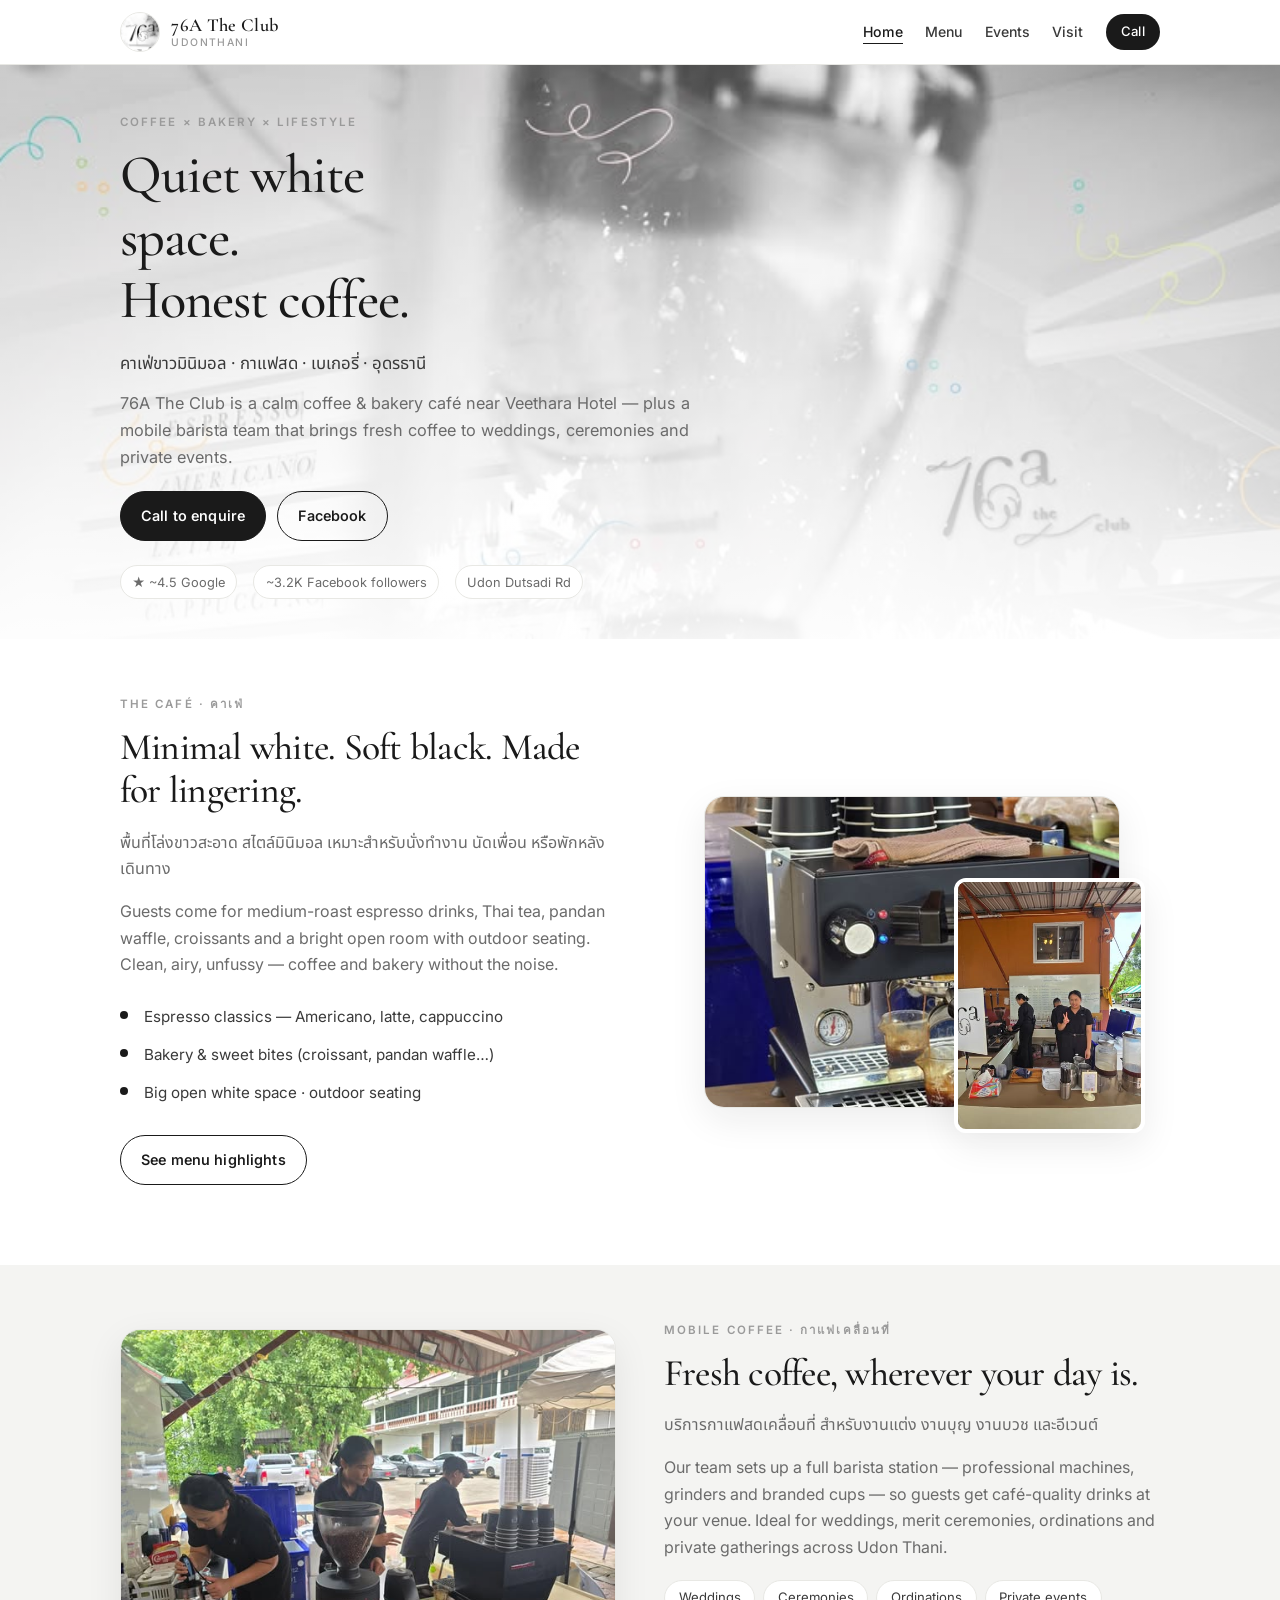
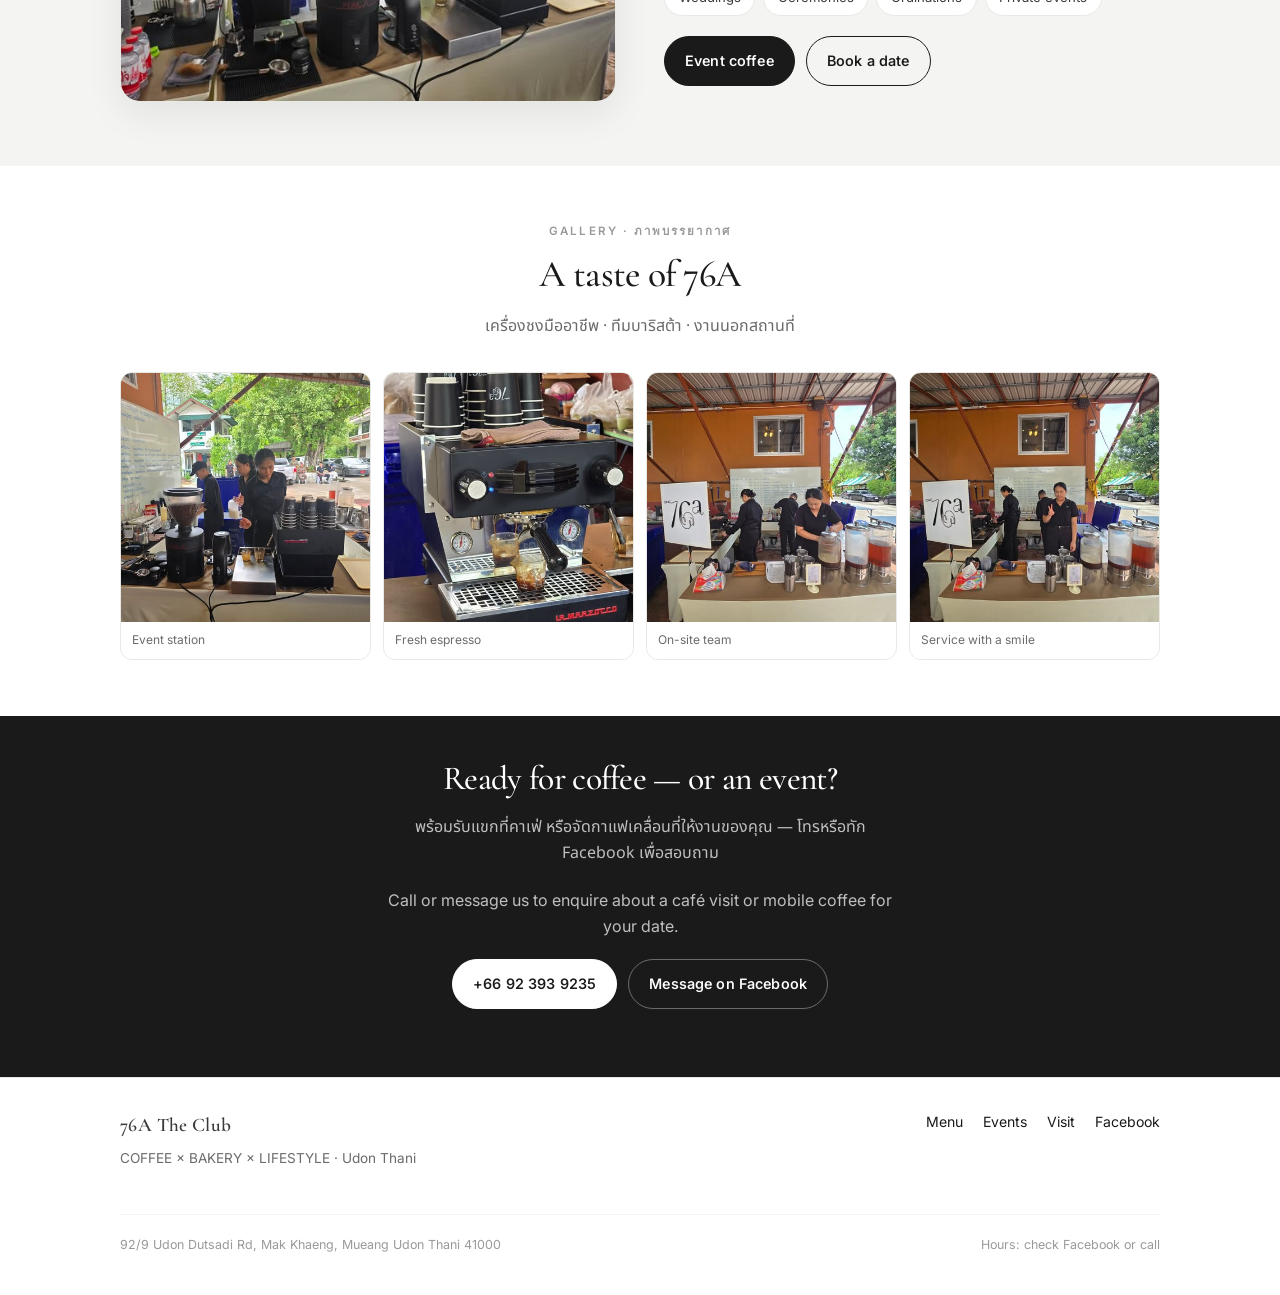
<file: index.html>
<!DOCTYPE html>
<html lang="en">
<head>
  <meta charset="utf-8" />
  <meta name="viewport" content="width=device-width, initial-scale=1" />
  <title>76A The Club Udonthani — Coffee × Bakery × Lifestyle</title>
  <meta name="description" content="76A The Club — a minimal white coffee & bakery café in Udon Thani, plus mobile fresh-coffee for weddings and ceremonies. Near Veethara Hotel." />
  <meta property="og:title" content="76A The Club Udonthani" />
  <meta property="og:description" content="COFFEE × BAKERY × LIFESTYLE — café & mobile event coffee in Udon Thani." />
  <meta property="og:type" content="website" />
  <meta property="og:image" content="assets/images/cover.jpg" />
  <link rel="icon" href="assets/images/profile.jpg" type="image/jpeg" />
  <link rel="preconnect" href="https://fonts.googleapis.com" />
  <link rel="preconnect" href="https://fonts.gstatic.com" crossorigin />
  <link href="https://fonts.googleapis.com/css2?family=Cormorant+Garamond:wght@500;600;700&family=Inter:wght@400;500;600&family=Noto+Sans+Thai:wght@400;500;600&display=swap" rel="stylesheet" />
  <link rel="stylesheet" href="css/styles.css" />
  <script type="application/ld+json">
  {"@context":"https://schema.org","@type":"CafeOrCoffeeShop","name":"76A The Club Udonthani",
  "image":"assets/images/cover.jpg","telephone":"+66923939235",
  "address":{"@type":"PostalAddress","streetAddress":"92/9 Udon Dutsadi Road, Mak Khaeng","addressLocality":"Mueang Udon Thani","addressRegion":"Udon Thani","postalCode":"41000","addressCountry":"TH"},
  "aggregateRating":{"@type":"AggregateRating","ratingValue":"4.5","bestRating":"5"},
  "priceRange":"$","sameAs":["https://www.facebook.com/76ATheClubUdon"]}
  </script>
</head>
<body>
  <header class="site-header">
    <div class="wrap header-inner">
      <a class="logo" href="index.html" aria-label="76A The Club home">
        <img class="logo-img" src="assets/images/profile.jpg" alt="76A logo" width="40" height="40" />
        <span class="logo-text">
          <span class="logo-name">76A The Club</span>
          <span class="logo-tag">Udonthani</span>
        </span>
      </a>
      <nav class="nav" aria-label="Primary">
        <a href="index.html" aria-current="page">Home</a>
        <a href="menu.html">Menu</a>
        <a href="events.html">Events</a>
        <a href="visit.html">Visit</a>
        <a class="nav-cta" href="tel:+66923939235">Call</a>
      </nav>
      <button class="menu-btn" type="button" data-menu-toggle aria-expanded="false" aria-controls="mobile-nav" aria-label="Open menu">
        <span></span><span></span><span></span>
      </button>
    </div>
    <div class="wrap">
      <nav id="mobile-nav" class="mobile-nav" data-mobile-nav aria-label="Mobile">
        <a href="index.html" aria-current="page">Home</a>
        <a href="menu.html">Menu / Coffee</a>
        <a href="events.html">Events</a>
        <a href="visit.html">Visit / Contact</a>
        <a class="nav-cta" href="tel:+66923939235">Call +66 92 393 9235</a>
      </nav>
    </div>
  </header>

  <main>
    <section class="hero">
      <img class="hero-bg" src="assets/images/cover.jpg" alt="76A The Club café — coffee board and brand mark" />
      <div class="hero-shade"></div>
      <div class="wrap hero-in">
        <p class="eyebrow">COFFEE × BAKERY × LIFESTYLE</p>
        <h1>Quiet white space.<br>Honest coffee.</h1>
        <p class="th-lead">คาเฟ่ขาวมินิมอล · กาแฟสด · เบเกอรี่ · อุดรธานี</p>
        <p class="lead">76A The Club is a calm coffee &amp; bakery café near Veethara Hotel — plus a mobile barista team that brings fresh coffee to weddings, ceremonies and private events.</p>
        <div class="cta">
          <a class="btn" href="tel:+66923939235">Call to enquire</a>
          <a class="btn btn-ghost" href="https://www.facebook.com/76ATheClubUdon" target="_blank" rel="noopener">Facebook</a>
        </div>
        <div class="badges">
          <span>★ ~4.5 Google</span>
          <span>~3.2K Facebook followers</span>
          <span>Udon Dutsadi Rd</span>
        </div>
      </div>
    </section>

    <section class="section">
      <div class="wrap two">
        <div>
          <p class="eyebrow">The café · คาเฟ่</p>
          <h2>Minimal white. Soft black. Made for lingering.</h2>
          <p class="th">พื้นที่โล่งขาวสะอาด สไตล์มินิมอล เหมาะสำหรับนั่งทำงาน นัดเพื่อน หรือพักหลังเดินทาง</p>
          <p>Guests come for medium-roast espresso drinks, Thai tea, pandan waffle, croissants and a bright open room with outdoor seating. Clean, airy, unfussy — coffee and bakery without the noise.</p>
          <ul class="ticks">
            <li>Espresso classics — Americano, latte, cappuccino</li>
            <li>Bakery &amp; sweet bites (croissant, pandan waffle…)</li>
            <li>Big open white space · outdoor seating</li>
          </ul>
          <div class="cta" style="margin-top:1.5rem">
            <a class="btn btn-ghost" href="menu.html">See menu highlights</a>
          </div>
        </div>
        <figure class="stack">
          <div class="frame">
            <img src="assets/images/espresso.jpg" alt="La Marzocco espresso pull with 76A cups" loading="lazy" />
          </div>
          <img class="over" src="assets/images/events-barista.jpg" alt="76A barista at a mobile coffee station" loading="lazy" />
        </figure>
      </div>
    </section>

    <section class="section section-mist">
      <div class="wrap two rev">
        <div>
          <p class="eyebrow">Mobile coffee · กาแฟเคลื่อนที่</p>
          <h2>Fresh coffee, wherever your day is.</h2>
          <p class="th">บริการกาแฟสดเคลื่อนที่ สำหรับงานแต่ง งานบุญ งานบวช และอีเวนต์</p>
          <p>Our team sets up a full barista station — professional machines, grinders and branded cups — so guests get café-quality drinks at your venue. Ideal for weddings, merit ceremonies, ordinations and private gatherings across Udon Thani.</p>
          <div class="pill-row">
            <span class="pill">Weddings</span>
            <span class="pill">Ceremonies</span>
            <span class="pill">Ordinations</span>
            <span class="pill">Private events</span>
          </div>
          <div class="cta">
            <a class="btn" href="events.html">Event coffee</a>
            <a class="btn btn-ghost" href="tel:+66923939235">Book a date</a>
          </div>
        </div>
        <div class="frame">
          <img src="assets/images/events-station.jpg" alt="76A mobile coffee bar with baristas" loading="lazy" />
        </div>
      </div>
    </section>

    <section class="section">
      <div class="wrap">
        <p class="eyebrow center">Gallery · ภาพบรรยากาศ</p>
        <h2 class="center">A taste of 76A</h2>
        <p class="sub center th">เครื่องชงมืออาชีพ · ทีมบาริสต้า · งานนอกสถานที่</p>
        <div class="gallery">
          <figure>
            <img src="assets/images/events-setup.jpg" alt="Mobile coffee setup" loading="lazy" />
            <figcaption>Event station</figcaption>
          </figure>
          <figure>
            <img src="assets/images/espresso.jpg" alt="Espresso extraction" loading="lazy" />
            <figcaption>Fresh espresso</figcaption>
          </figure>
          <figure>
            <img src="assets/images/events-crew.jpg" alt="76A catering crew" loading="lazy" />
            <figcaption>On-site team</figcaption>
          </figure>
          <figure>
            <img src="assets/images/events-barista.jpg" alt="Barista at service" loading="lazy" />
            <figcaption>Service with a smile</figcaption>
          </figure>
        </div>
      </div>
    </section>

    <section class="enquire">
      <div class="wrap">
        <h2>Ready for coffee — or an event?</h2>
        <p class="th">พร้อมรับแขกที่คาเฟ่ หรือจัดกาแฟเคลื่อนที่ให้งานของคุณ — โทรหรือทัก Facebook เพื่อสอบถาม</p>
        <p>Call or message us to enquire about a café visit or mobile coffee for your date.</p>
        <div class="cta" style="justify-content:center">
          <a class="btn" href="tel:+66923939235">+66 92 393 9235</a>
          <a class="btn btn-ghost" href="https://www.facebook.com/76ATheClubUdon" target="_blank" rel="noopener">Message on Facebook</a>
        </div>
      </div>
    </section>
  </main>

  <footer class="site-footer">
    <div class="wrap footer-in">
      <div class="footer-brand">
        <div class="logo-name">76A The Club</div>
        <p>COFFEE × BAKERY × LIFESTYLE · Udon Thani</p>
      </div>
      <div class="footer-links">
        <a href="menu.html">Menu</a>
        <a href="events.html">Events</a>
        <a href="visit.html">Visit</a>
        <a href="https://www.facebook.com/76ATheClubUdon" target="_blank" rel="noopener">Facebook</a>
      </div>
      <div class="footer-meta">
        <span>92/9 Udon Dutsadi Rd, Mak Khaeng, Mueang Udon Thani 41000</span>
        <span>Hours: check Facebook or call</span>
      </div>
    </div>
  </footer>
  <script src="js/main.js"></script>
</body>
</html>
</file>
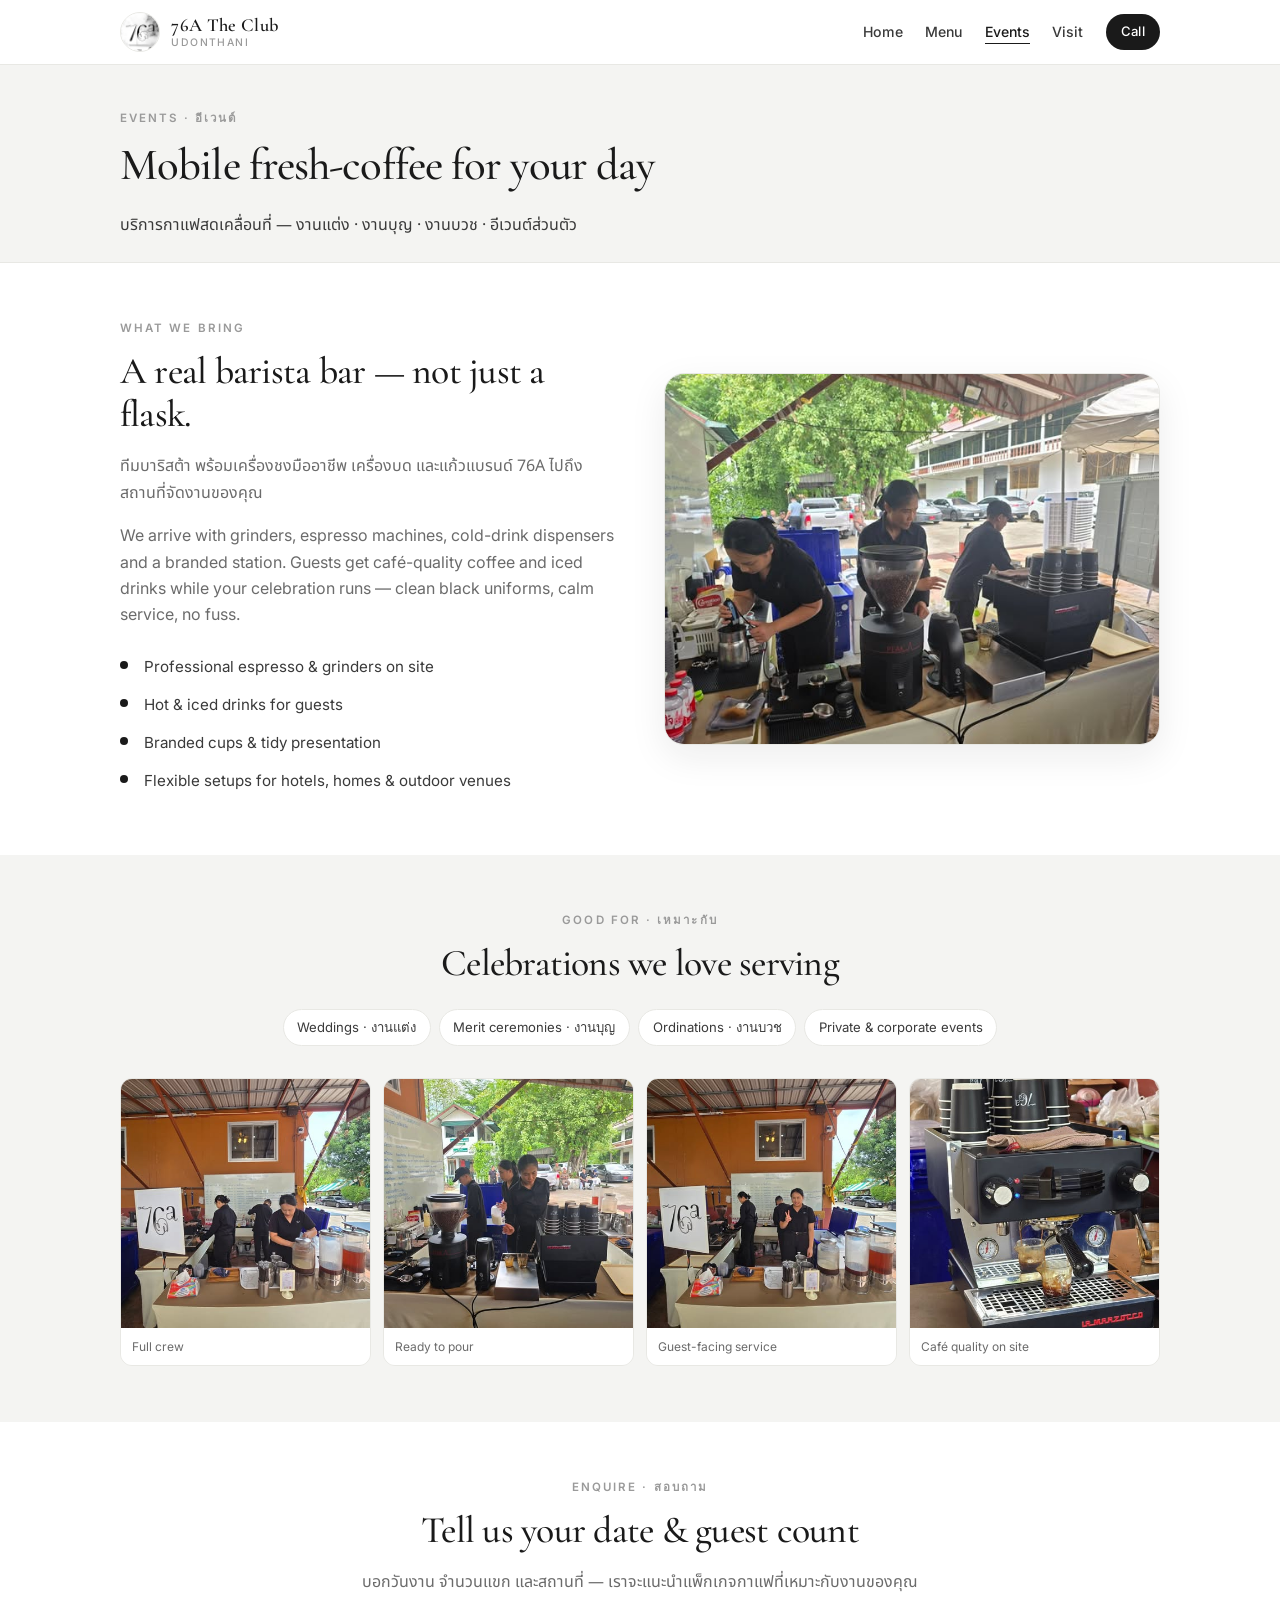
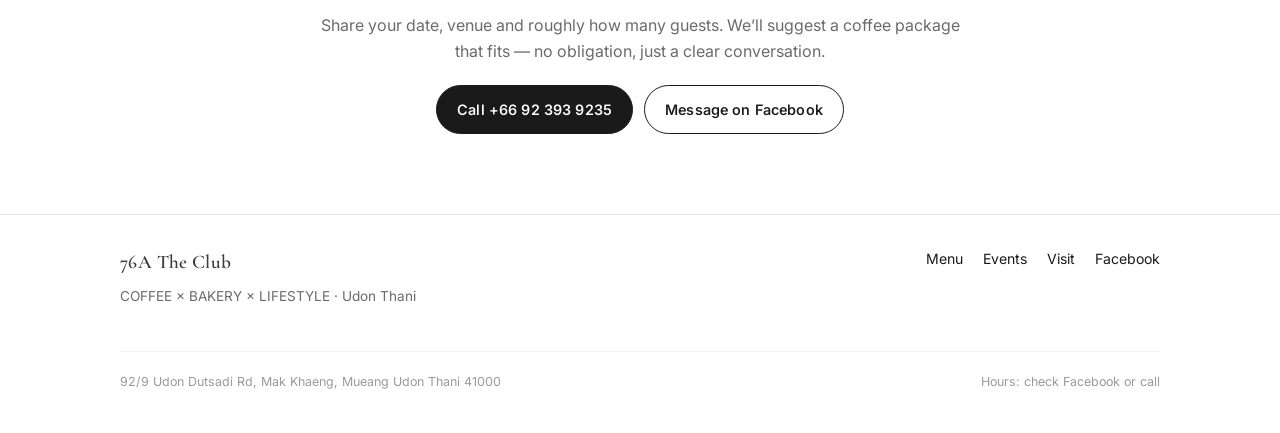
<file: events.html>
<!DOCTYPE html>
<html lang="en">
<head>
  <meta charset="utf-8" />
  <meta name="viewport" content="width=device-width, initial-scale=1" />
  <title>Event Coffee — 76A The Club Udonthani</title>
  <meta name="description" content="Mobile fresh-coffee catering from 76A The Club — weddings, merit ceremonies, ordinations and private events in Udon Thani." />
  <meta property="og:title" content="Event Coffee — 76A The Club" />
  <meta property="og:image" content="assets/images/events-station.jpg" />
  <link rel="icon" href="assets/images/profile.jpg" type="image/jpeg" />
  <link rel="preconnect" href="https://fonts.googleapis.com" />
  <link rel="preconnect" href="https://fonts.gstatic.com" crossorigin />
  <link href="https://fonts.googleapis.com/css2?family=Cormorant+Garamond:wght@500;600;700&family=Inter:wght@400;500;600&family=Noto+Sans+Thai:wght@400;500;600&display=swap" rel="stylesheet" />
  <link rel="stylesheet" href="css/styles.css" />
</head>
<body>
  <header class="site-header">
    <div class="wrap header-inner">
      <a class="logo" href="index.html" aria-label="76A The Club home">
        <img class="logo-img" src="assets/images/profile.jpg" alt="76A logo" width="40" height="40" />
        <span class="logo-text">
          <span class="logo-name">76A The Club</span>
          <span class="logo-tag">Udonthani</span>
        </span>
      </a>
      <nav class="nav" aria-label="Primary">
        <a href="index.html">Home</a>
        <a href="menu.html">Menu</a>
        <a href="events.html" aria-current="page">Events</a>
        <a href="visit.html">Visit</a>
        <a class="nav-cta" href="tel:+66923939235">Call</a>
      </nav>
      <button class="menu-btn" type="button" data-menu-toggle aria-expanded="false" aria-controls="mobile-nav" aria-label="Open menu">
        <span></span><span></span><span></span>
      </button>
    </div>
    <div class="wrap">
      <nav id="mobile-nav" class="mobile-nav" data-mobile-nav aria-label="Mobile">
        <a href="index.html">Home</a>
        <a href="menu.html">Menu / Coffee</a>
        <a href="events.html" aria-current="page">Events</a>
        <a href="visit.html">Visit / Contact</a>
        <a class="nav-cta" href="tel:+66923939235">Call +66 92 393 9235</a>
      </nav>
    </div>
  </header>

  <main>
    <section class="page-hero">
      <div class="wrap">
        <p class="eyebrow">Events · อีเวนต์</p>
        <h1>Mobile fresh-coffee for your day</h1>
        <p class="th-lead">บริการกาแฟสดเคลื่อนที่ — งานแต่ง · งานบุญ · งานบวช · อีเวนต์ส่วนตัว</p>
      </div>
    </section>

    <section class="section">
      <div class="wrap two">
        <div>
          <p class="eyebrow">What we bring</p>
          <h2>A real barista bar — not just a flask.</h2>
          <p class="th">ทีมบาริสต้า พร้อมเครื่องชงมืออาชีพ เครื่องบด และแก้วแบรนด์ 76A ไปถึงสถานที่จัดงานของคุณ</p>
          <p>We arrive with grinders, espresso machines, cold-drink dispensers and a branded station. Guests get café-quality coffee and iced drinks while your celebration runs — clean black uniforms, calm service, no fuss.</p>
          <ul class="ticks">
            <li>Professional espresso &amp; grinders on site</li>
            <li>Hot &amp; iced drinks for guests</li>
            <li>Branded cups &amp; tidy presentation</li>
            <li>Flexible setups for hotels, homes &amp; outdoor venues</li>
          </ul>
        </div>
        <div class="frame">
          <img src="assets/images/events-station.jpg" alt="76A mobile barista station at an event" />
        </div>
      </div>
    </section>

    <section class="section section-mist">
      <div class="wrap">
        <p class="eyebrow center">Good for · เหมาะกับ</p>
        <h2 class="center">Celebrations we love serving</h2>
        <div class="pill-row" style="justify-content:center;margin:1.5rem 0 2rem">
          <span class="pill">Weddings · งานแต่ง</span>
          <span class="pill">Merit ceremonies · งานบุญ</span>
          <span class="pill">Ordinations · งานบวช</span>
          <span class="pill">Private &amp; corporate events</span>
        </div>
        <div class="gallery">
          <figure>
            <img src="assets/images/events-crew.jpg" alt="Full catering crew behind the bar" loading="lazy" />
            <figcaption>Full crew</figcaption>
          </figure>
          <figure>
            <img src="assets/images/events-setup.jpg" alt="Coffee equipment laid out for service" loading="lazy" />
            <figcaption>Ready to pour</figcaption>
          </figure>
          <figure>
            <img src="assets/images/events-barista.jpg" alt="Barista greeting guests" loading="lazy" />
            <figcaption>Guest-facing service</figcaption>
          </figure>
          <figure>
            <img src="assets/images/espresso.jpg" alt="Espresso for event guests" loading="lazy" />
            <figcaption>Café quality on site</figcaption>
          </figure>
        </div>
      </div>
    </section>

    <section class="section">
      <div class="wrap" style="max-width:640px;text-align:center">
        <p class="eyebrow center">Enquire · สอบถาม</p>
        <h2>Tell us your date &amp; guest count</h2>
        <p class="th">บอกวันงาน จำนวนแขก และสถานที่ — เราจะแนะนำแพ็กเกจกาแฟที่เหมาะกับงานของคุณ</p>
        <p>Share your date, venue and roughly how many guests. We’ll suggest a coffee package that fits — no obligation, just a clear conversation.</p>
        <div class="cta" style="justify-content:center">
          <a class="btn" href="tel:+66923939235">Call +66 92 393 9235</a>
          <a class="btn btn-ghost" href="https://www.facebook.com/76ATheClubUdon" target="_blank" rel="noopener">Message on Facebook</a>
        </div>
      </div>
    </section>
  </main>

  <footer class="site-footer">
    <div class="wrap footer-in">
      <div class="footer-brand">
        <div class="logo-name">76A The Club</div>
        <p>COFFEE × BAKERY × LIFESTYLE · Udon Thani</p>
      </div>
      <div class="footer-links">
        <a href="menu.html">Menu</a>
        <a href="events.html">Events</a>
        <a href="visit.html">Visit</a>
        <a href="https://www.facebook.com/76ATheClubUdon" target="_blank" rel="noopener">Facebook</a>
      </div>
      <div class="footer-meta">
        <span>92/9 Udon Dutsadi Rd, Mak Khaeng, Mueang Udon Thani 41000</span>
        <span>Hours: check Facebook or call</span>
      </div>
    </div>
  </footer>
  <script src="js/main.js"></script>
</body>
</html>
</file>
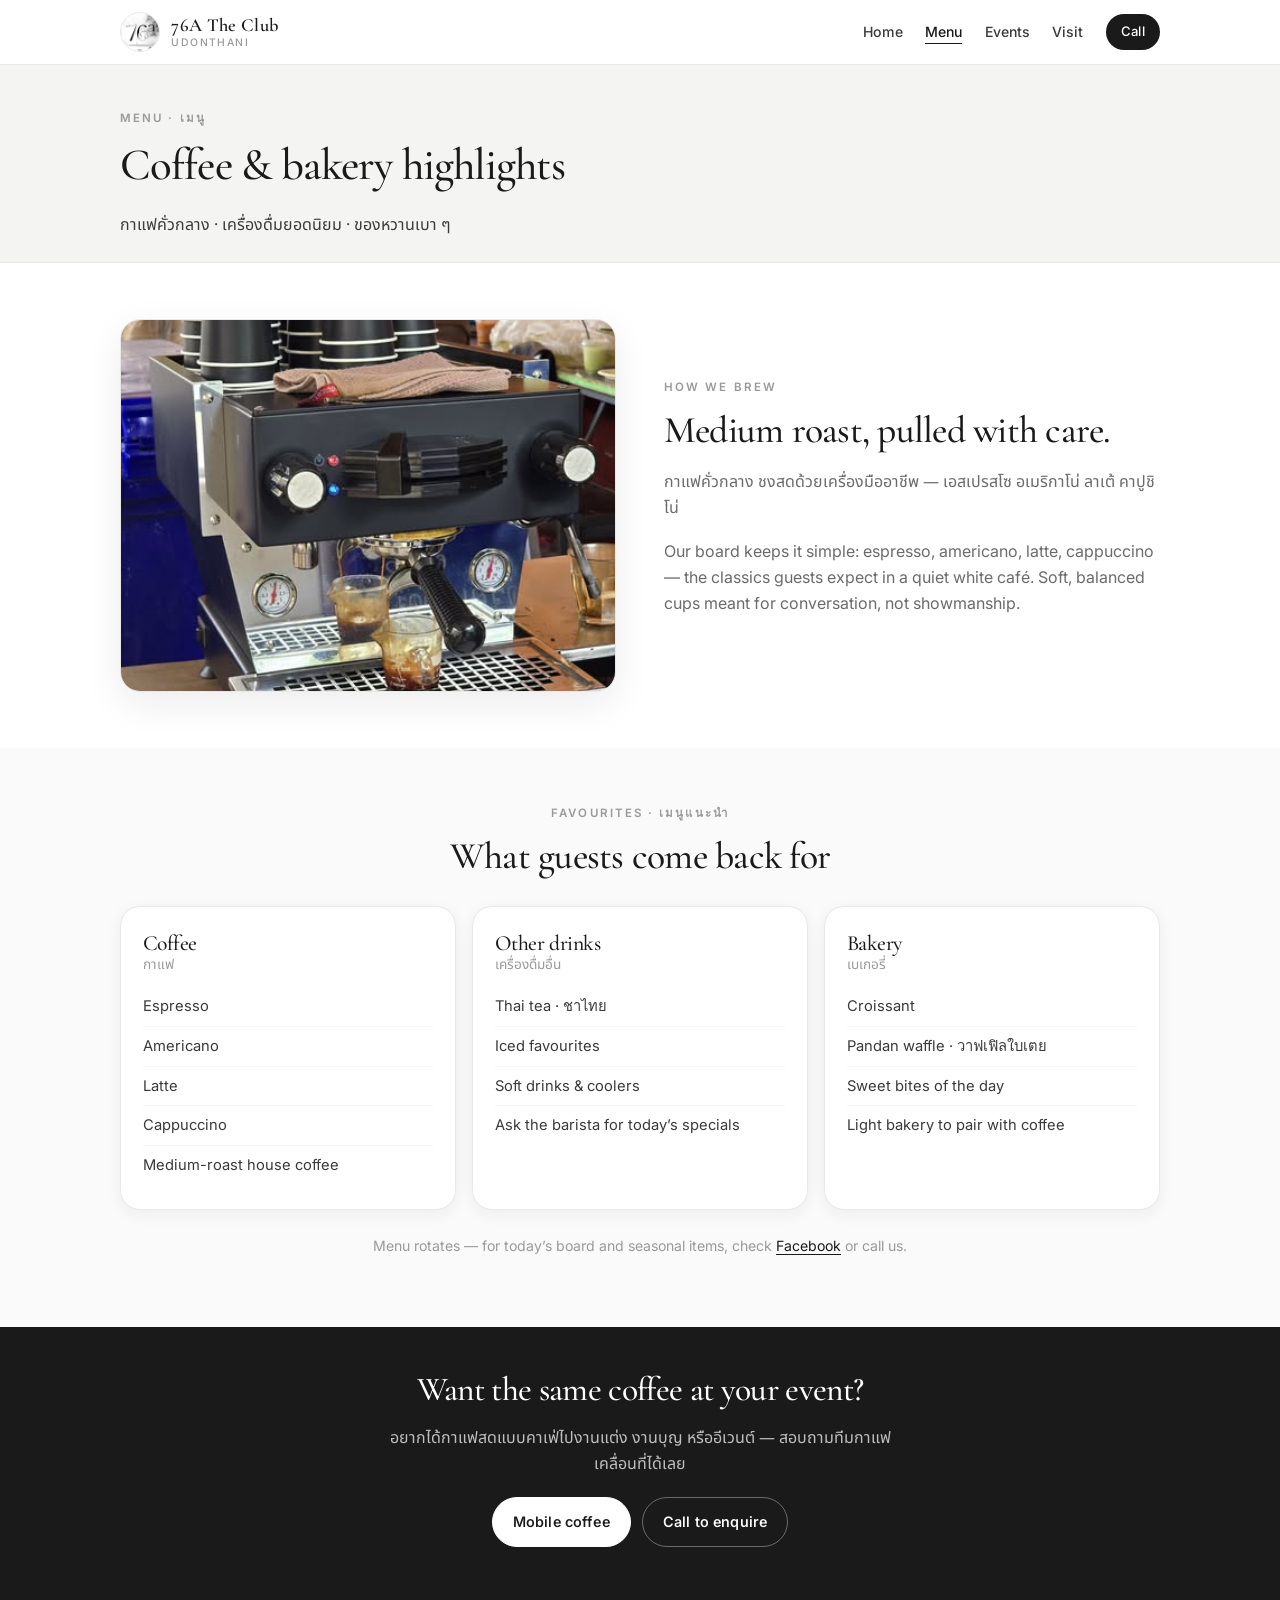
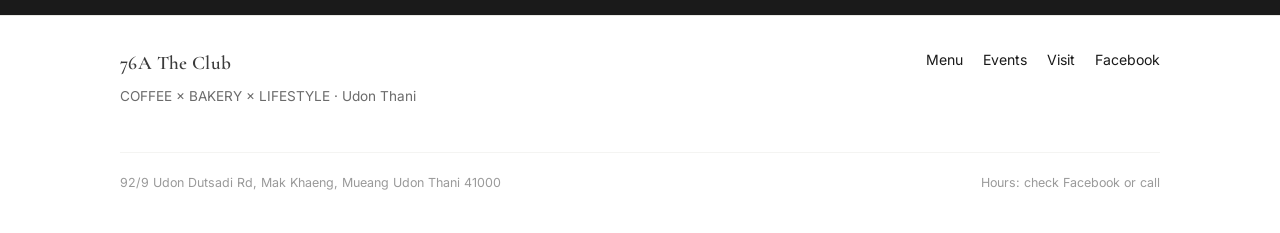
<file: menu.html>
<!DOCTYPE html>
<html lang="en">
<head>
  <meta charset="utf-8" />
  <meta name="viewport" content="width=device-width, initial-scale=1" />
  <title>Menu &amp; Coffee — 76A The Club Udonthani</title>
  <meta name="description" content="Coffee, bakery and soft drinks at 76A The Club — espresso classics, Thai tea, croissants and pandan waffle in Udon Thani." />
  <meta property="og:title" content="Menu — 76A The Club" />
  <meta property="og:image" content="assets/images/espresso.jpg" />
  <link rel="icon" href="assets/images/profile.jpg" type="image/jpeg" />
  <link rel="preconnect" href="https://fonts.googleapis.com" />
  <link rel="preconnect" href="https://fonts.gstatic.com" crossorigin />
  <link href="https://fonts.googleapis.com/css2?family=Cormorant+Garamond:wght@500;600;700&family=Inter:wght@400;500;600&family=Noto+Sans+Thai:wght@400;500;600&display=swap" rel="stylesheet" />
  <link rel="stylesheet" href="css/styles.css" />
</head>
<body>
  <header class="site-header">
    <div class="wrap header-inner">
      <a class="logo" href="index.html" aria-label="76A The Club home">
        <img class="logo-img" src="assets/images/profile.jpg" alt="76A logo" width="40" height="40" />
        <span class="logo-text">
          <span class="logo-name">76A The Club</span>
          <span class="logo-tag">Udonthani</span>
        </span>
      </a>
      <nav class="nav" aria-label="Primary">
        <a href="index.html">Home</a>
        <a href="menu.html" aria-current="page">Menu</a>
        <a href="events.html">Events</a>
        <a href="visit.html">Visit</a>
        <a class="nav-cta" href="tel:+66923939235">Call</a>
      </nav>
      <button class="menu-btn" type="button" data-menu-toggle aria-expanded="false" aria-controls="mobile-nav" aria-label="Open menu">
        <span></span><span></span><span></span>
      </button>
    </div>
    <div class="wrap">
      <nav id="mobile-nav" class="mobile-nav" data-mobile-nav aria-label="Mobile">
        <a href="index.html">Home</a>
        <a href="menu.html" aria-current="page">Menu / Coffee</a>
        <a href="events.html">Events</a>
        <a href="visit.html">Visit / Contact</a>
        <a class="nav-cta" href="tel:+66923939235">Call +66 92 393 9235</a>
      </nav>
    </div>
  </header>

  <main>
    <section class="page-hero">
      <div class="wrap">
        <p class="eyebrow">Menu · เมนู</p>
        <h1>Coffee &amp; bakery highlights</h1>
        <p class="th-lead">กาแฟคั่วกลาง · เครื่องดื่มยอดนิยม · ของหวานเบา ๆ</p>
      </div>
    </section>

    <section class="section">
      <div class="wrap two">
        <div class="frame">
          <img src="assets/images/espresso.jpg" alt="Espresso pouring from La Marzocco at 76A" />
        </div>
        <div>
          <p class="eyebrow">How we brew</p>
          <h2>Medium roast, pulled with care.</h2>
          <p class="th">กาแฟคั่วกลาง ชงสดด้วยเครื่องมืออาชีพ — เอสเปรสโซ อเมริกาโน่ ลาเต้ คาปูชิโน่</p>
          <p>Our board keeps it simple: espresso, americano, latte, cappuccino — the classics guests expect in a quiet white café. Soft, balanced cups meant for conversation, not showmanship.</p>
        </div>
      </div>
    </section>

    <section class="section section-off">
      <div class="wrap">
        <p class="eyebrow center">Favourites · เมนูแนะนำ</p>
        <h2 class="center">What guests come back for</h2>
        <div class="cards">
          <article class="card">
            <h3>Coffee <span>กาแฟ</span></h3>
            <ul>
              <li>Espresso</li>
              <li>Americano</li>
              <li>Latte</li>
              <li>Cappuccino</li>
              <li>Medium-roast house coffee</li>
            </ul>
          </article>
          <article class="card">
            <h3>Other drinks <span>เครื่องดื่มอื่น</span></h3>
            <ul>
              <li>Thai tea · ชาไทย</li>
              <li>Iced favourites</li>
              <li>Soft drinks &amp; coolers</li>
              <li>Ask the barista for today’s specials</li>
            </ul>
          </article>
          <article class="card">
            <h3>Bakery <span>เบเกอรี่</span></h3>
            <ul>
              <li>Croissant</li>
              <li>Pandan waffle · วาฟเฟิลใบเตย</li>
              <li>Sweet bites of the day</li>
              <li>Light bakery to pair with coffee</li>
            </ul>
          </article>
        </div>
        <p class="note center">Menu rotates — for today’s board and seasonal items, check <a href="https://www.facebook.com/76ATheClubUdon" target="_blank" rel="noopener">Facebook</a> or call us.</p>
      </div>
    </section>

    <section class="enquire">
      <div class="wrap">
        <h2>Want the same coffee at your event?</h2>
        <p class="th">อยากได้กาแฟสดแบบคาเฟ่ไปงานแต่ง งานบุญ หรืออีเวนต์ — สอบถามทีมกาแฟเคลื่อนที่ได้เลย</p>
        <div class="cta" style="justify-content:center">
          <a class="btn" href="events.html">Mobile coffee</a>
          <a class="btn btn-ghost" href="tel:+66923939235">Call to enquire</a>
        </div>
      </div>
    </section>
  </main>

  <footer class="site-footer">
    <div class="wrap footer-in">
      <div class="footer-brand">
        <div class="logo-name">76A The Club</div>
        <p>COFFEE × BAKERY × LIFESTYLE · Udon Thani</p>
      </div>
      <div class="footer-links">
        <a href="menu.html">Menu</a>
        <a href="events.html">Events</a>
        <a href="visit.html">Visit</a>
        <a href="https://www.facebook.com/76ATheClubUdon" target="_blank" rel="noopener">Facebook</a>
      </div>
      <div class="footer-meta">
        <span>92/9 Udon Dutsadi Rd, Mak Khaeng, Mueang Udon Thani 41000</span>
        <span>Hours: check Facebook or call</span>
      </div>
    </div>
  </footer>
  <script src="js/main.js"></script>
</body>
</html>
</file>
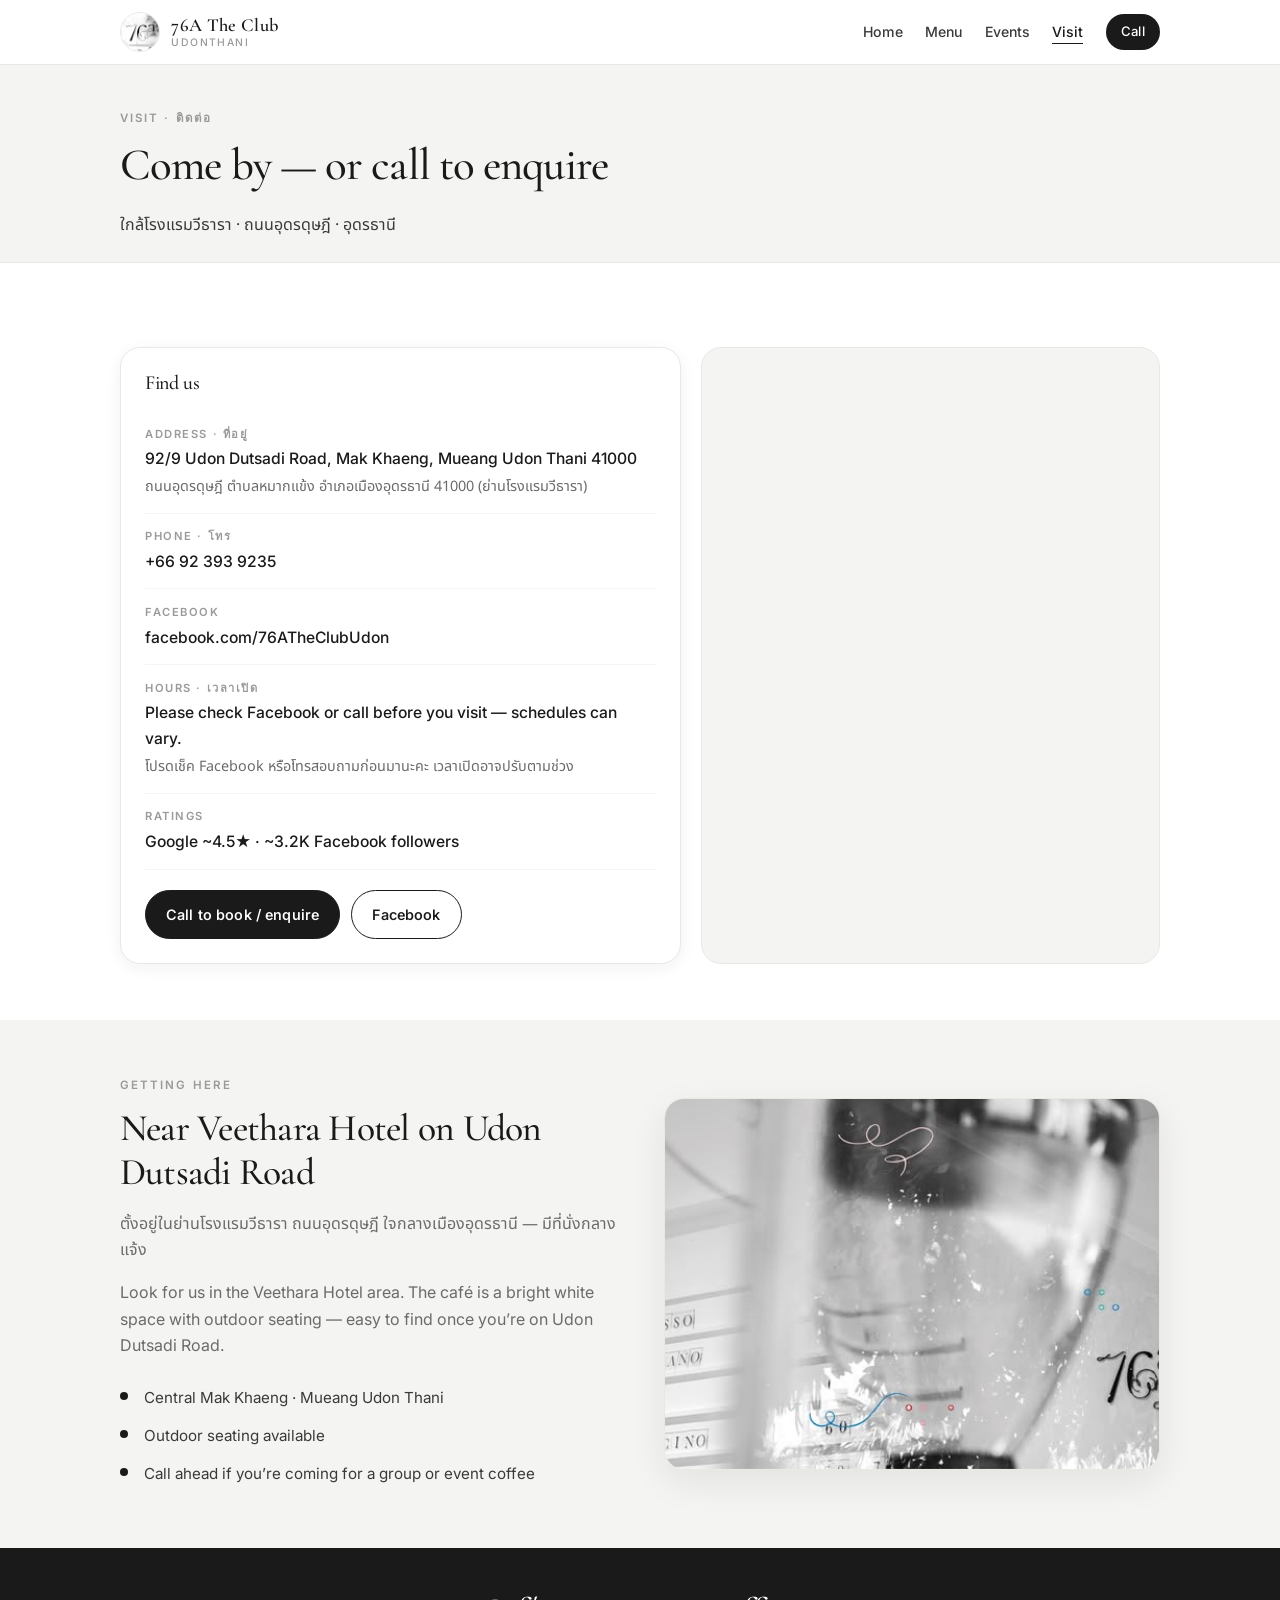
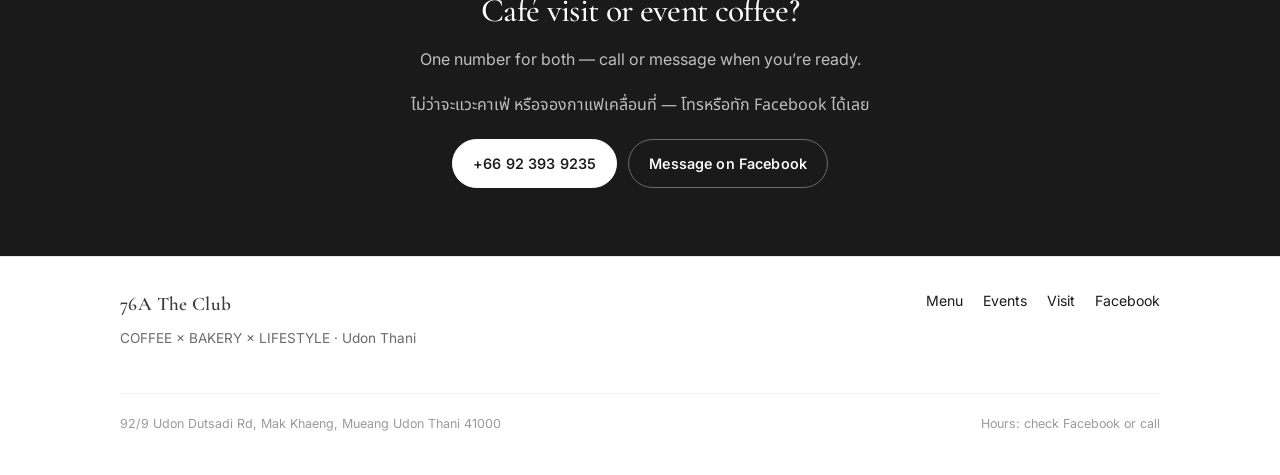
<file: visit.html>
<!DOCTYPE html>
<html lang="en">
<head>
  <meta charset="utf-8" />
  <meta name="viewport" content="width=device-width, initial-scale=1" />
  <title>Visit &amp; Contact — 76A The Club Udonthani</title>
  <meta name="description" content="Visit 76A The Club at 92/9 Udon Dutsadi Road, near Veethara Hotel, Udon Thani. Call +66 92 393 9235 or message Facebook to enquire." />
  <meta property="og:title" content="Visit — 76A The Club" />
  <meta property="og:image" content="assets/images/cover.jpg" />
  <link rel="icon" href="assets/images/profile.jpg" type="image/jpeg" />
  <link rel="preconnect" href="https://fonts.googleapis.com" />
  <link rel="preconnect" href="https://fonts.gstatic.com" crossorigin />
  <link href="https://fonts.googleapis.com/css2?family=Cormorant+Garamond:wght@500;600;700&family=Inter:wght@400;500;600&family=Noto+Sans+Thai:wght@400;500;600&display=swap" rel="stylesheet" />
  <link rel="stylesheet" href="css/styles.css" />
</head>
<body>
  <header class="site-header">
    <div class="wrap header-inner">
      <a class="logo" href="index.html" aria-label="76A The Club home">
        <img class="logo-img" src="assets/images/profile.jpg" alt="76A logo" width="40" height="40" />
        <span class="logo-text">
          <span class="logo-name">76A The Club</span>
          <span class="logo-tag">Udonthani</span>
        </span>
      </a>
      <nav class="nav" aria-label="Primary">
        <a href="index.html">Home</a>
        <a href="menu.html">Menu</a>
        <a href="events.html">Events</a>
        <a href="visit.html" aria-current="page">Visit</a>
        <a class="nav-cta" href="tel:+66923939235">Call</a>
      </nav>
      <button class="menu-btn" type="button" data-menu-toggle aria-expanded="false" aria-controls="mobile-nav" aria-label="Open menu">
        <span></span><span></span><span></span>
      </button>
    </div>
    <div class="wrap">
      <nav id="mobile-nav" class="mobile-nav" data-mobile-nav aria-label="Mobile">
        <a href="index.html">Home</a>
        <a href="menu.html">Menu / Coffee</a>
        <a href="events.html">Events</a>
        <a href="visit.html" aria-current="page">Visit / Contact</a>
        <a class="nav-cta" href="tel:+66923939235">Call +66 92 393 9235</a>
      </nav>
    </div>
  </header>

  <main>
    <section class="page-hero">
      <div class="wrap">
        <p class="eyebrow">Visit · ติดต่อ</p>
        <h1>Come by — or call to enquire</h1>
        <p class="th-lead">ใกล้โรงแรมวีธารา · ถนนอุดรดุษฎี · อุดรธานี</p>
      </div>
    </section>

    <section class="section">
      <div class="wrap visit-grid">
        <div class="info-card">
          <h3>Find us</h3>
          <div class="info-row">
            <span class="info-label">Address · ที่อยู่</span>
            <span class="info-value">92/9 Udon Dutsadi Road, Mak Khaeng, Mueang Udon Thani 41000</span>
            <span class="info-value th" style="font-weight:400;color:var(--muted);font-size:0.9rem">ถนนอุดรดุษฎี ตำบลหมากแข้ง อำเภอเมืองอุดรธานี 41000 (ย่านโรงแรมวีธารา)</span>
          </div>
          <div class="info-row">
            <span class="info-label">Phone · โทร</span>
            <span class="info-value"><a href="tel:+66923939235">+66 92 393 9235</a></span>
          </div>
          <div class="info-row">
            <span class="info-label">Facebook</span>
            <span class="info-value"><a href="https://www.facebook.com/76ATheClubUdon" target="_blank" rel="noopener">facebook.com/76ATheClubUdon</a></span>
          </div>
          <div class="info-row">
            <span class="info-label">Hours · เวลาเปิด</span>
            <span class="info-value">Please check Facebook or call before you visit — schedules can vary.</span>
            <span class="info-value th" style="font-weight:400;color:var(--muted);font-size:0.9rem">โปรดเช็ค Facebook หรือโทรสอบถามก่อนมานะคะ เวลาเปิดอาจปรับตามช่วง</span>
          </div>
          <div class="info-row">
            <span class="info-label">Ratings</span>
            <span class="info-value">Google ~4.5★ · ~3.2K Facebook followers</span>
          </div>
          <div class="cta" style="margin-top:1.25rem;margin-bottom:0">
            <a class="btn" href="tel:+66923939235">Call to book / enquire</a>
            <a class="btn btn-ghost" href="https://www.facebook.com/76ATheClubUdon" target="_blank" rel="noopener">Facebook</a>
          </div>
        </div>
        <div class="map-embed">
          <iframe
            title="76A The Club Udon Thani map"
            loading="lazy"
            referrerpolicy="no-referrer-when-downgrade"
            src="https://www.google.com/maps?q=92/9+Udon+Dutsadi+Road+Mak+Khaeng+Udon+Thani+41000&output=embed">
          </iframe>
        </div>
      </div>
    </section>

    <section class="section section-mist">
      <div class="wrap two">
        <div>
          <p class="eyebrow">Getting here</p>
          <h2>Near Veethara Hotel on Udon Dutsadi Road</h2>
          <p class="th">ตั้งอยู่ในย่านโรงแรมวีธารา ถนนอุดรดุษฎี ใจกลางเมืองอุดรธานี — มีที่นั่งกลางแจ้ง</p>
          <p>Look for us in the Veethara Hotel area. The café is a bright white space with outdoor seating — easy to find once you’re on Udon Dutsadi Road.</p>
          <ul class="ticks">
            <li>Central Mak Khaeng · Mueang Udon Thani</li>
            <li>Outdoor seating available</li>
            <li>Call ahead if you’re coming for a group or event coffee</li>
          </ul>
        </div>
        <div class="frame">
          <img src="assets/images/cover.jpg" alt="76A The Club brand and café atmosphere" />
        </div>
      </div>
    </section>

    <section class="enquire">
      <div class="wrap">
        <h2>Café visit or event coffee?</h2>
        <p>One number for both — call or message when you’re ready.</p>
        <p class="th">ไม่ว่าจะแวะคาเฟ่ หรือจองกาแฟเคลื่อนที่ — โทรหรือทัก Facebook ได้เลย</p>
        <div class="cta" style="justify-content:center">
          <a class="btn" href="tel:+66923939235">+66 92 393 9235</a>
          <a class="btn btn-ghost" href="https://www.facebook.com/76ATheClubUdon" target="_blank" rel="noopener">Message on Facebook</a>
        </div>
      </div>
    </section>
  </main>

  <footer class="site-footer">
    <div class="wrap footer-in">
      <div class="footer-brand">
        <div class="logo-name">76A The Club</div>
        <p>COFFEE × BAKERY × LIFESTYLE · Udon Thani</p>
      </div>
      <div class="footer-links">
        <a href="menu.html">Menu</a>
        <a href="events.html">Events</a>
        <a href="visit.html">Visit</a>
        <a href="https://www.facebook.com/76ATheClubUdon" target="_blank" rel="noopener">Facebook</a>
      </div>
      <div class="footer-meta">
        <span>92/9 Udon Dutsadi Rd, Mak Khaeng, Mueang Udon Thani 41000</span>
        <span>Hours: check Facebook or call</span>
      </div>
    </div>
  </footer>
  <script src="js/main.js"></script>
</body>
</html>
</file>
<file: css/styles.css>
/* 76A The Club — minimal white / soft black café */
:root {
  --white: #ffffff;
  --off: #fafafa;
  --mist: #f4f4f2;
  --line: #e8e8e4;
  --ink: #1a1a1a;
  --soft: #3a3a3a;
  --muted: #6b6b6b;
  --faint: #9a9a9a;
  --accent: #1a1a1a;
  --radius: 12px;
  --radius-lg: 20px;
  --shadow: 0 12px 36px rgba(26, 26, 26, 0.08);
  --shadow-sm: 0 4px 16px rgba(26, 26, 26, 0.06);
  --font: "Inter", system-ui, -apple-system, sans-serif;
  --font-th: "Noto Sans Thai", "Inter", system-ui, sans-serif;
  --font-display: "Cormorant Garamond", "Times New Roman", serif;
  --max: 1040px;
  --header-h: 64px;
}

*, *::before, *::after { box-sizing: border-box; }
html { scroll-behavior: smooth; }
body {
  margin: 0;
  font-family: var(--font);
  color: var(--soft);
  background: var(--white);
  line-height: 1.65;
  -webkit-font-smoothing: antialiased;
}
img { max-width: 100%; height: auto; display: block; }
a { color: var(--ink); text-decoration: none; }
a:hover { opacity: 0.7; }
h1, h2, h3 {
  font-family: var(--font-display);
  line-height: 1.15;
  font-weight: 500;
  letter-spacing: -0.02em;
  margin: 0 0 0.45em;
  color: var(--ink);
}
p { margin: 0 0 1em; color: var(--muted); }
ul { margin: 0; padding: 0; list-style: none; }
.th { font-family: var(--font-th); }

.wrap { width: min(100% - 2rem, var(--max)); margin-inline: auto; }

/* Header */
.site-header {
  position: sticky; top: 0; z-index: 50;
  background: rgba(255, 255, 255, 0.92);
  backdrop-filter: blur(14px);
  border-bottom: 1px solid var(--line);
}
.header-inner {
  display: flex; align-items: center; justify-content: space-between;
  height: var(--header-h); gap: 1rem;
}
.logo {
  display: flex; align-items: center; gap: 0.7rem;
  text-decoration: none; color: var(--ink);
}
.logo:hover { opacity: 1; }
.logo-img {
  height: 40px; width: 40px; object-fit: cover;
  border-radius: 50%; border: 1px solid var(--line);
}
.logo-text { display: flex; flex-direction: column; line-height: 1.15; }
.logo-name {
  font-family: var(--font-display);
  font-size: 1.15rem; font-weight: 600; letter-spacing: 0.02em;
}
.logo-tag {
  font-size: 0.65rem; letter-spacing: 0.14em; text-transform: uppercase;
  color: var(--faint); font-weight: 500;
}
.nav {
  display: none; align-items: center; gap: 1.4rem;
  font-size: 0.88rem; font-weight: 500;
}
.nav a { color: var(--soft); }
.nav a[aria-current="page"] { color: var(--ink); border-bottom: 1px solid var(--ink); }
.nav-cta {
  background: var(--ink) !important; color: var(--white) !important;
  padding: 0.45rem 0.95rem; border-radius: 999px;
  font-size: 0.82rem; letter-spacing: 0.02em;
}
.nav-cta:hover { opacity: 0.85 !important; }
.menu-btn {
  display: flex; flex-direction: column; justify-content: center; gap: 5px;
  width: 40px; height: 40px; border: 1px solid var(--line);
  border-radius: 10px; background: var(--white); cursor: pointer; padding: 10px;
}
.menu-btn span {
  display: block; height: 1.5px; background: var(--ink); border-radius: 2px;
  transition: 0.2s;
}
.menu-btn[aria-expanded="true"] span:nth-child(1) { transform: translateY(3.25px) rotate(45deg); }
.menu-btn[aria-expanded="true"] span:nth-child(2) { opacity: 0; }
.menu-btn[aria-expanded="true"] span:nth-child(3) { transform: translateY(-3.25px) rotate(-45deg); }
.mobile-nav {
  display: none; flex-direction: column; gap: 0.25rem;
  padding: 0.5rem 0 1rem; border-top: 1px solid var(--line);
}
.mobile-nav.is-open { display: flex; }
.mobile-nav a {
  padding: 0.75rem 0.25rem; font-weight: 500; color: var(--soft);
  border-bottom: 1px solid var(--mist);
}
.mobile-nav .nav-cta {
  margin-top: 0.5rem; text-align: center; border: none !important;
}

@media (min-width: 860px) {
  .nav { display: flex; }
  .menu-btn { display: none; }
  .mobile-nav { display: none !important; }
}

/* Hero */
.hero {
  position: relative; min-height: clamp(380px, 72vw, 520px);
  display: flex; align-items: flex-end; overflow: hidden;
  background: var(--mist);
}
.hero-bg {
  position: absolute; inset: 0; width: 100%; height: 100%;
  object-fit: cover; object-position: center;
}
.hero-shade {
  position: absolute; inset: 0;
  background: linear-gradient(180deg, rgba(255,255,255,0.15) 0%, rgba(255,255,255,0.55) 45%, rgba(255,255,255,0.95) 100%);
}
.hero-in {
  position: relative; z-index: 1; padding: 3rem 0 2.5rem;
}
.eyebrow {
  font-size: 0.72rem; letter-spacing: 0.18em; text-transform: uppercase;
  color: var(--faint); font-weight: 600; margin: 0 0 0.75rem;
}
.hero h1 {
  font-size: clamp(2.2rem, 6vw, 3.4rem);
  max-width: 14ch; margin-bottom: 0.35em;
}
.hero .th-lead {
  font-family: var(--font-th); font-size: 1.05rem; color: var(--soft);
  margin-bottom: 0.75rem;
}
.hero .lead { max-width: 36rem; font-size: 1.02rem; }
.cta { display: flex; flex-wrap: wrap; gap: 0.7rem; margin: 1.25rem 0 1.5rem; }
.btn {
  display: inline-flex; align-items: center; justify-content: center; gap: 0.4rem;
  background: var(--ink); color: var(--white);
  padding: 0.75rem 1.25rem; border-radius: 999px;
  font-size: 0.9rem; font-weight: 560; letter-spacing: 0.01em;
  border: 1.5px solid var(--ink); transition: 0.15s;
}
.btn:hover { opacity: 0.88; color: var(--white); }
.btn-ghost {
  background: transparent; color: var(--ink);
}
.btn-ghost:hover { background: var(--mist); opacity: 1; color: var(--ink); }
.badges {
  display: flex; flex-wrap: wrap; gap: 0.5rem 1rem;
  font-size: 0.8rem; color: var(--muted);
}
.badges span {
  background: var(--white); border: 1px solid var(--line);
  padding: 0.35rem 0.7rem; border-radius: 999px;
}

/* Sections */
.section { padding: 3.5rem 0; }
.section-mist { background: var(--mist); }
.section-off { background: var(--off); }
.center { text-align: center; }
.section h2 { font-size: clamp(1.7rem, 3.5vw, 2.35rem); }
.section .sub {
  max-width: 34rem; margin: 0 auto 2rem;
}
.two {
  display: grid; gap: 2rem; align-items: center;
}
@media (min-width: 800px) {
  .two { grid-template-columns: 1fr 1fr; gap: 3rem; }
  .two.rev > :first-child { order: 2; }
}
.ticks { margin: 1.25rem 0 0; }
.ticks li {
  position: relative; padding: 0.4rem 0 0.4rem 1.5rem;
  color: var(--soft); font-size: 0.95rem;
}
.ticks li::before {
  content: ""; position: absolute; left: 0; top: 0.85rem;
  width: 8px; height: 8px; border-radius: 50%; background: var(--ink);
}

.frame {
  border-radius: var(--radius-lg); overflow: hidden;
  box-shadow: var(--shadow); border: 1px solid var(--line);
  background: var(--white);
}
.frame img { width: 100%; aspect-ratio: 4/3; object-fit: cover; }
.stack { position: relative; }
.stack .over {
  position: absolute; right: -6%; bottom: -8%;
  width: 46%; border-radius: var(--radius);
  border: 4px solid var(--white); box-shadow: var(--shadow);
  aspect-ratio: 3/4; object-fit: cover;
}

/* Cards / menu */
.cards {
  display: grid; gap: 1rem;
  grid-template-columns: 1fr;
  margin-top: 1.75rem;
}
@media (min-width: 700px) {
  .cards { grid-template-columns: repeat(3, 1fr); }
}
.card {
  background: var(--white); border: 1px solid var(--line);
  border-radius: var(--radius-lg); padding: 1.5rem 1.35rem;
  box-shadow: var(--shadow-sm);
}
.card h3 {
  font-size: 1.35rem; margin-bottom: 0.85rem;
  display: flex; flex-direction: column; gap: 0.15rem;
}
.card h3 span {
  font-family: var(--font-th); font-size: 0.85rem;
  font-weight: 400; color: var(--faint); letter-spacing: 0;
}
.card ul li {
  padding: 0.45rem 0; border-bottom: 1px solid var(--mist);
  color: var(--soft); font-size: 0.92rem;
}
.card ul li:last-child { border-bottom: none; }
.note { font-size: 0.88rem; color: var(--faint); margin-top: 1.5rem; }
.note a { text-decoration: underline; text-underline-offset: 3px; }

/* Gallery strip */
.gallery {
  display: grid; gap: 0.75rem;
  grid-template-columns: 1fr 1fr;
}
@media (min-width: 700px) {
  .gallery { grid-template-columns: repeat(4, 1fr); }
}
.gallery figure {
  margin: 0; border-radius: var(--radius); overflow: hidden;
  border: 1px solid var(--line); background: var(--mist);
}
.gallery img {
  width: 100%; aspect-ratio: 1; object-fit: cover;
  transition: transform 0.4s ease;
}
.gallery figure:hover img { transform: scale(1.04); }
.gallery figcaption {
  font-size: 0.75rem; color: var(--muted);
  padding: 0.55rem 0.7rem; background: var(--white);
}

/* Event highlights */
.pill-row {
  display: flex; flex-wrap: wrap; gap: 0.5rem; margin: 1.25rem 0;
}
.pill {
  border: 1px solid var(--line); background: var(--white);
  padding: 0.4rem 0.85rem; border-radius: 999px;
  font-size: 0.82rem; color: var(--soft);
}

/* Visit / contact */
.visit-grid {
  display: grid; gap: 1.25rem; margin-top: 1.75rem;
}
@media (min-width: 700px) {
  .visit-grid { grid-template-columns: 1.1fr 0.9fr; }
}
.info-card {
  background: var(--white); border: 1px solid var(--line);
  border-radius: var(--radius-lg); padding: 1.5rem;
  box-shadow: var(--shadow-sm);
}
.info-card h3 { font-size: 1.25rem; margin-bottom: 1rem; }
.info-row {
  display: grid; gap: 0.2rem; padding: 0.85rem 0;
  border-bottom: 1px solid var(--mist);
}
.info-row:last-child { border-bottom: none; }
.info-label {
  font-size: 0.7rem; letter-spacing: 0.14em; text-transform: uppercase;
  color: var(--faint); font-weight: 600;
}
.info-value { color: var(--ink); font-weight: 500; font-size: 0.98rem; }
.info-value a { color: var(--ink); }
.map-embed {
  border: 1px solid var(--line); border-radius: var(--radius-lg);
  overflow: hidden; min-height: 280px; background: var(--mist);
}
.map-embed iframe { width: 100%; height: 100%; min-height: 280px; border: 0; }

/* Soft enquire band */
.enquire {
  background: var(--ink); color: var(--white); padding: 2.75rem 0;
  text-align: center;
}
.enquire h2 { color: var(--white); font-size: clamp(1.6rem, 3vw, 2.1rem); }
.enquire p { color: rgba(255,255,255,0.72); max-width: 32rem; margin: 0 auto 1.25rem; }
.enquire .btn { background: var(--white); color: var(--ink); border-color: var(--white); }
.enquire .btn-ghost { background: transparent; color: var(--white); border-color: rgba(255,255,255,0.35); }
.enquire .btn-ghost:hover { background: rgba(255,255,255,0.08); color: var(--white); }

/* Footer */
.site-footer {
  border-top: 1px solid var(--line); padding: 2rem 0 2.5rem;
  background: var(--white);
}
.footer-in {
  display: flex; flex-wrap: wrap; gap: 1.25rem;
  justify-content: space-between; align-items: flex-start;
}
.footer-brand .logo-name { font-size: 1.2rem; }
.footer-brand p { font-size: 0.85rem; margin: 0.35rem 0 0; max-width: 22rem; }
.footer-links {
  display: flex; flex-wrap: wrap; gap: 0.75rem 1.25rem;
  font-size: 0.88rem;
}
.footer-meta {
  width: 100%; margin-top: 1.5rem; padding-top: 1.25rem;
  border-top: 1px solid var(--mist);
  font-size: 0.78rem; color: var(--faint);
  display: flex; flex-wrap: wrap; gap: 0.5rem 1.25rem;
  justify-content: space-between;
}

/* Page hero (inner) */
.page-hero {
  padding: 2.75rem 0 1.5rem; background: var(--mist);
  border-bottom: 1px solid var(--line);
}
.page-hero h1 { font-size: clamp(2rem, 4.5vw, 2.8rem); }
.page-hero .th-lead { font-family: var(--font-th); color: var(--soft); margin: 0; }
</file>
